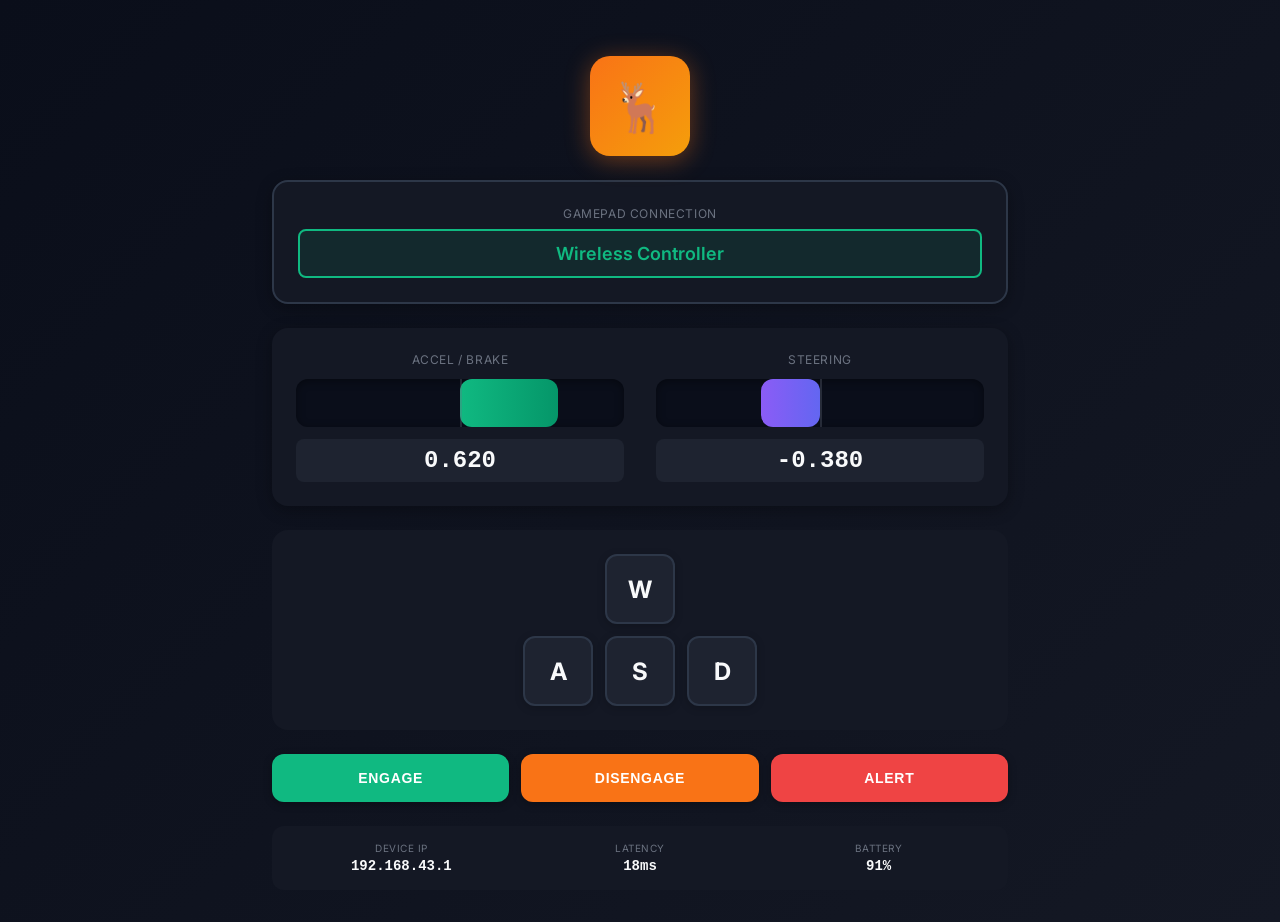
<file: tools/bodyteleop/static/preview.html>
<!DOCTYPE html>
<html lang="ko">

<head>
  <meta charset="UTF-8" />
  <meta name="viewport" content="width=device-width, initial-scale=1.0" />
  <title>CarrotPilot Remote - Preview</title>
  <link rel="preconnect" href="https://fonts.googleapis.com">
  <link rel="preconnect" href="https://fonts.gstatic.com" crossorigin>
  <link href="https://fonts.googleapis.com/css2?family=Inter:wght@400;500;600;700&display=swap" rel="stylesheet">
  <style>
    * {
      margin: 0;
      padding: 0;
      box-sizing: border-box;
    }

    :root {
      --bg-primary: #0a0e1a;
      --bg-secondary: #141824;
      --bg-tertiary: #1e2330;
      --accent-primary: #6366f1;
      --accent-secondary: #8b5cf6;
      --accent-green: #10b981;
      --accent-red: #ef4444;
      --accent-orange: #f97316;
      --text-primary: #f9fafb;
      --text-secondary: #9ca3af;
      --text-tertiary: #6b7280;
      --border-color: #2d3748;
    }

    body {
      font-family: 'Inter', sans-serif;
      background: linear-gradient(135deg, #0a0e1a 0%, #141824 100%);
      color: var(--text-primary);
      min-height: 100vh;
      overflow-x: hidden;
    }

    #main {
      max-width: 600px;
      margin: 0 auto;
      padding: 1rem;
      padding-bottom: 2rem;
    }

    .logo-header {
      text-align: center;
      padding: 1.5rem 0;
    }

    .logo-compact {
      width: 80px;
      height: 80px;
      background: linear-gradient(135deg, #f97316, #f59e0b);
      border-radius: 20px;
      display: inline-flex;
      align-items: center;
      justify-content: center;
      font-size: 3rem;
      filter: drop-shadow(0 4px 12px rgba(249, 115, 22, 0.4));
    }

    .gamepad-status-card {
      background: var(--bg-secondary);
      padding: 1.5rem;
      border-radius: 16px;
      margin-bottom: 1.5rem;
      text-align: center;
      border: 2px solid var(--border-color);
      box-shadow: 0 4px 16px rgba(0, 0, 0, 0.3);
    }

    .status-label {
      font-size: 0.75rem;
      text-transform: uppercase;
      letter-spacing: 0.05em;
      color: var(--text-tertiary);
    }

    .gamepad-status-value {
      font-size: 1.125rem;
      font-weight: 600;
      margin-top: 0.5rem;
      padding: 0.75rem;
      background: var(--bg-tertiary);
      border-radius: 8px;
    }

    .gamepad-status-value.connected {
      color: var(--accent-green);
      border: 2px solid var(--accent-green);
      background: rgba(16, 185, 129, 0.1);
    }

    .control-section-compact {
      background: var(--bg-secondary);
      padding: 1.5rem;
      border-radius: 16px;
      margin-bottom: 1.5rem;
      box-shadow: 0 4px 16px rgba(0, 0, 0, 0.3);
    }

    .input-viz-mobile {
      display: flex;
      flex-direction: column;
      gap: 1.5rem;
    }

    .viz-meter-mobile {
      width: 100%;
    }

    .meter-label-mobile {
      font-size: 0.75rem;
      text-transform: uppercase;
      letter-spacing: 0.05em;
      color: var(--text-tertiary);
      margin-bottom: 0.75rem;
      text-align: center;
    }

    .meter-bar-mobile {
      position: relative;
      height: 48px;
      background: var(--bg-primary);
      border-radius: 12px;
      overflow: hidden;
      margin-bottom: 0.75rem;
      box-shadow: inset 0 2px 8px rgba(0, 0, 0, 0.4);
    }

    .meter-center-line {
      position: absolute;
      left: 50%;
      width: 2px;
      height: 100%;
      background: var(--text-tertiary);
      opacity: 0.3;
      z-index: 1;
    }

    .meter-fill-mobile {
      position: absolute;
      height: 100%;
      border-radius: 12px;
    }

    .meter-value-mobile {
      font-size: 1.5rem;
      font-weight: 700;
      text-align: center;
      color: var(--text-primary);
      font-family: 'Courier New', monospace;
      background: var(--bg-tertiary);
      padding: 0.5rem;
      border-radius: 8px;
    }

    .keyboard-section {
      background: var(--bg-secondary);
      padding: 1.5rem;
      border-radius: 16px;
      margin-bottom: 1.5rem;
    }

    .keyboard-grid-mobile {
      display: flex;
      flex-direction: column;
      align-items: center;
      gap: 0.75rem;
    }

    .keyboard-row {
      display: flex;
      gap: 0.75rem;
    }

    .key-mobile {
      width: 70px;
      height: 70px;
      background: var(--bg-tertiary);
      border: 2px solid var(--border-color);
      border-radius: 12px;
      display: flex;
      align-items: center;
      justify-content: center;
      font-size: 1.5rem;
      font-weight: 700;
      cursor: pointer;
      user-select: none;
      box-shadow: 0 2px 8px rgba(0, 0, 0, 0.2);
    }

    .sound-controls {
      display: flex;
      gap: 0.75rem;
      margin-bottom: 1.5rem;
    }

    .btn-mobile {
      flex: 1;
      padding: 1rem;
      border-radius: 12px;
      border: none;
      font-size: 0.875rem;
      font-weight: 700;
      cursor: pointer;
      text-transform: uppercase;
      letter-spacing: 0.05em;
      color: white;
      box-shadow: 0 2px 8px rgba(0, 0, 0, 0.3);
    }

    .btn-success {
      background: var(--accent-green);
    }

    .btn-warning {
      background: var(--accent-orange);
    }

    .btn-danger {
      background: var(--accent-red);
    }

    .info-footer {
      display: flex;
      gap: 0.75rem;
      background: var(--bg-secondary);
      padding: 1rem;
      border-radius: 12px;
    }

    .info-item {
      flex: 1;
      text-align: center;
    }

    .info-label {
      font-size: 0.625rem;
      text-transform: uppercase;
      letter-spacing: 0.05em;
      color: var(--text-tertiary);
      margin-bottom: 0.25rem;
    }

    .info-value {
      font-size: 0.875rem;
      font-weight: 600;
      color: var(--text-primary);
      font-family: 'Courier New', monospace;
    }

    @media (min-width: 769px) {
      #main {
        max-width: 800px;
        padding: 2rem;
      }

      .logo-compact {
        width: 100px;
        height: 100px;
      }

      .input-viz-mobile {
        flex-direction: row;
        gap: 2rem;
      }

      .viz-meter-mobile {
        flex: 1;
      }
    }
  </style>
</head>

<body>
  <div id="main">

    <div class="logo-header">
      <div class="logo-compact">🦌</div>
    </div>

    <div class="gamepad-status-card">
      <div class="status-label">Gamepad Connection</div>
      <div class="gamepad-status-value connected">Wireless Controller</div>
    </div>

    <div class="control-section-compact">
      <div class="input-viz-mobile">
        <div class="viz-meter-mobile">
          <div class="meter-label-mobile">Accel / Brake</div>
          <div class="meter-bar-mobile">
            <div class="meter-center-line"></div>
            <div class="meter-fill-mobile"
              style="width: 30%; left: 50%; background: linear-gradient(90deg, #10b981, #059669);"></div>
          </div>
          <div class="meter-value-mobile">0.620</div>
        </div>
        <div class="viz-meter-mobile">
          <div class="meter-label-mobile">Steering</div>
          <div class="meter-bar-mobile">
            <div class="meter-center-line"></div>
            <div class="meter-fill-mobile"
              style="width: 18%; left: 32%; background: linear-gradient(90deg, #8b5cf6, #6366f1);"></div>
          </div>
          <div class="meter-value-mobile">-0.380</div>
        </div>
      </div>
    </div>

    <div class="keyboard-section">
      <div class="keyboard-grid-mobile">
        <div class="keyboard-row">
          <div class="key-mobile">W</div>
        </div>
        <div class="keyboard-row">
          <div class="key-mobile">A</div>
          <div class="key-mobile">S</div>
          <div class="key-mobile">D</div>
        </div>
      </div>
    </div>

    <div class="sound-controls">
      <button type="button" class="btn-mobile btn-success">Engage</button>
      <button type="button" class="btn-mobile btn-warning">Disengage</button>
      <button type="button" class="btn-mobile btn-danger">Alert</button>
    </div>

    <div class="info-footer">
      <div class="info-item">
        <div class="info-label">Device IP</div>
        <div class="info-value">192.168.43.1</div>
      </div>
      <div class="info-item">
        <div class="info-label">Latency</div>
        <div class="info-value">18ms</div>
      </div>
      <div class="info-item">
        <div class="info-label">Battery</div>
        <div class="info-value">91%</div>
      </div>
    </div>

  </div>
</body>

</html>
</file>
